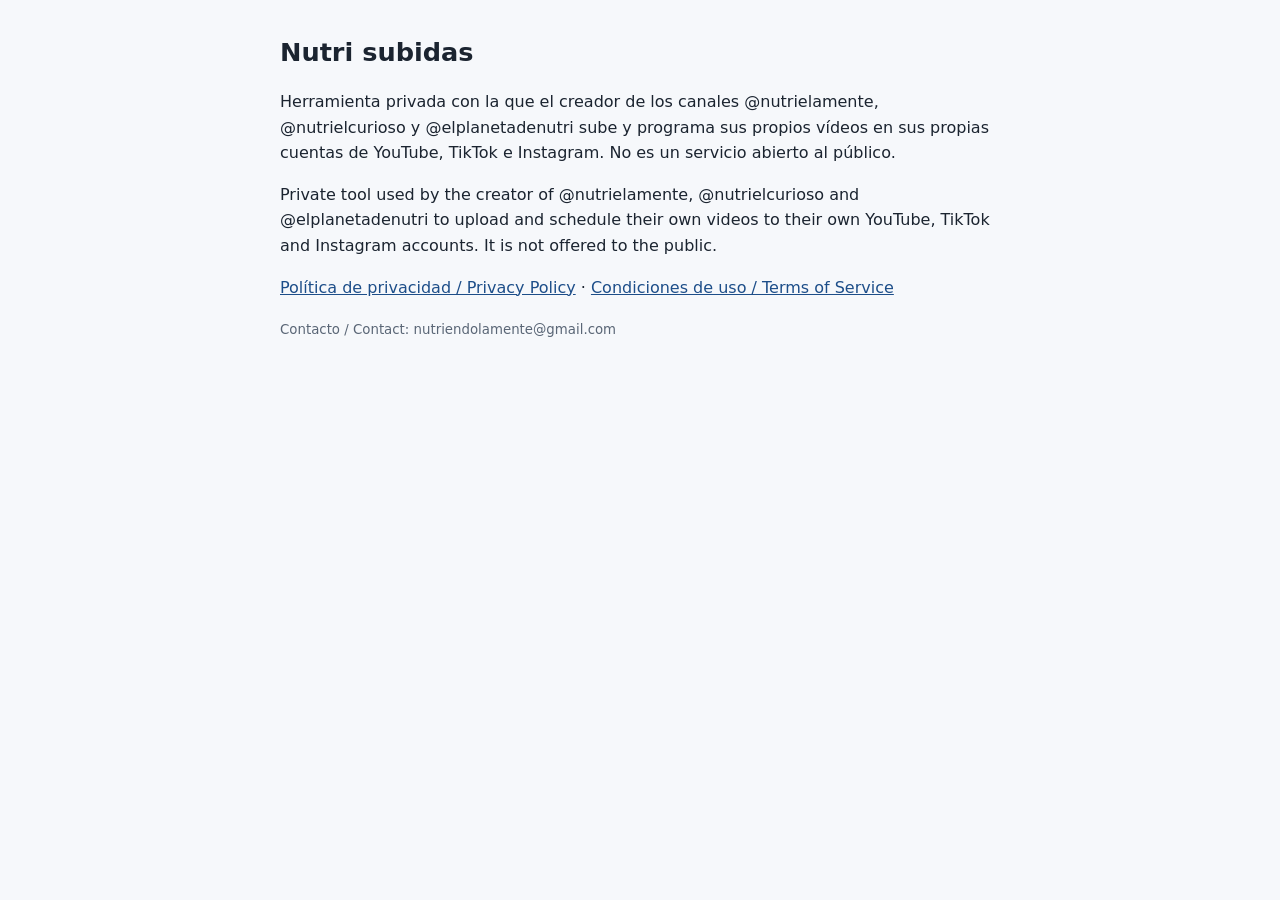
<file: index.html>
<!doctype html><html lang="es"><head><meta charset="utf-8"><meta name="viewport" content="width=device-width,initial-scale=1"><title>Nutri subidas</title><link rel="stylesheet" href="/estilo.css"></head>
<body><main><h1>Nutri subidas</h1>
<p>Herramienta privada con la que el creador de los canales @nutrielamente, @nutrielcurioso y @elplanetadenutri sube y programa sus propios vídeos en sus propias cuentas de YouTube, TikTok e Instagram. No es un servicio abierto al público.</p>
<p>Private tool used by the creator of @nutrielamente, @nutrielcurioso and @elplanetadenutri to upload and schedule their own videos to their own YouTube, TikTok and Instagram accounts. It is not offered to the public.</p>
<p><a href="/privacidad/">Política de privacidad / Privacy Policy</a> · <a href="/condiciones/">Condiciones de uso / Terms of Service</a></p>
<p><small>Contacto / Contact: nutriendolamente@gmail.com</small></p></main></body></html>
</file>
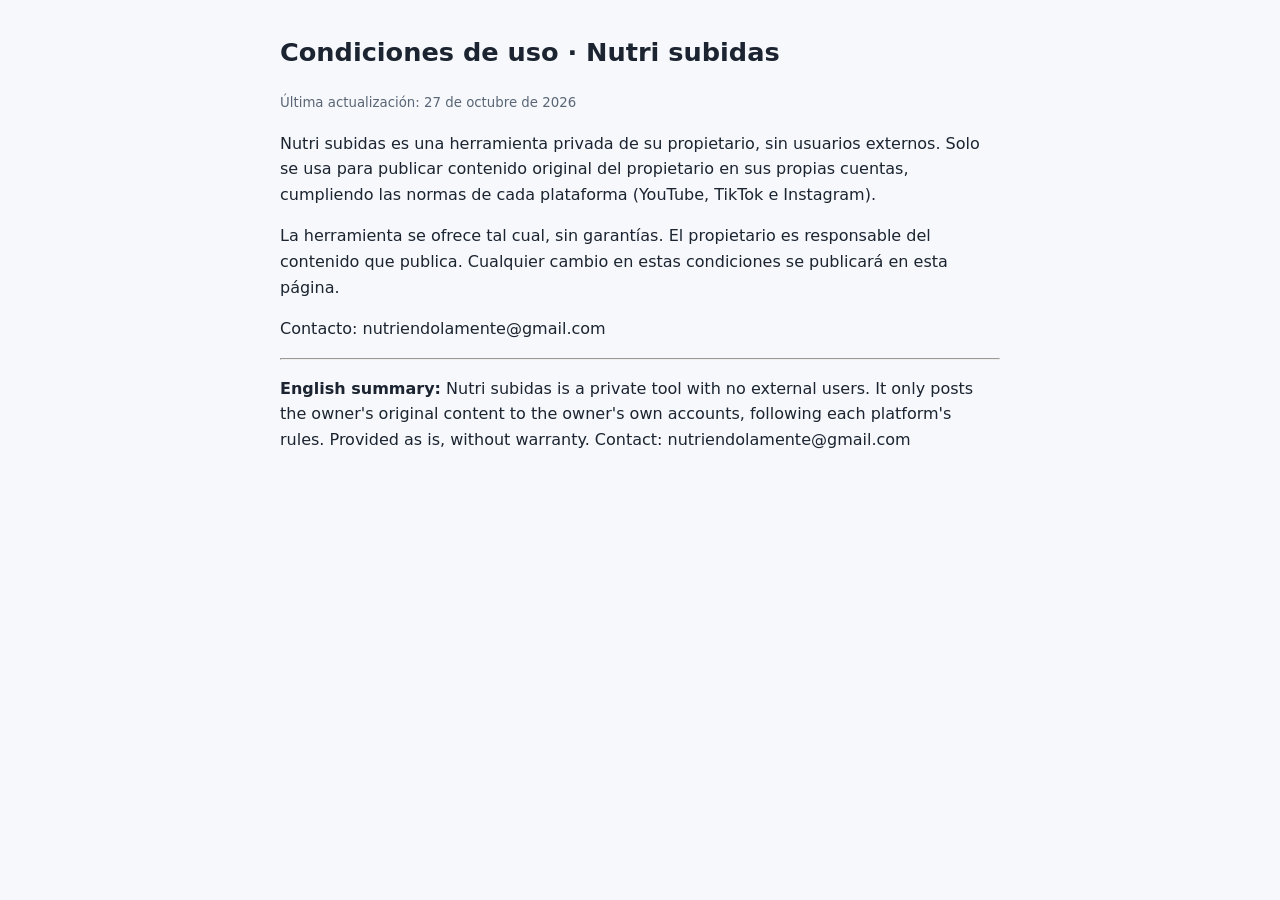
<file: condiciones/index.html>
<!doctype html><html lang="es"><head><meta charset="utf-8"><meta name="viewport" content="width=device-width,initial-scale=1"><title>Condiciones de uso</title><link rel="stylesheet" href="/estilo.css"></head>
<body><main><h1>Condiciones de uso · Nutri subidas</h1><p><small>Última actualización: 27 de octubre de 2026</small></p>
<p>Nutri subidas es una herramienta privada de su propietario, sin usuarios externos. Solo se usa para publicar contenido original del propietario en sus propias cuentas, cumpliendo las normas de cada plataforma (YouTube, TikTok e Instagram).</p>
<p>La herramienta se ofrece tal cual, sin garantías. El propietario es responsable del contenido que publica. Cualquier cambio en estas condiciones se publicará en esta página.</p>
<p>Contacto: nutriendolamente@gmail.com</p>
<hr><p><b>English summary:</b> Nutri subidas is a private tool with no external users. It only posts the owner's original content to the owner's own accounts, following each platform's rules. Provided as is, without warranty. Contact: nutriendolamente@gmail.com</p>
</main></body></html>
</file>
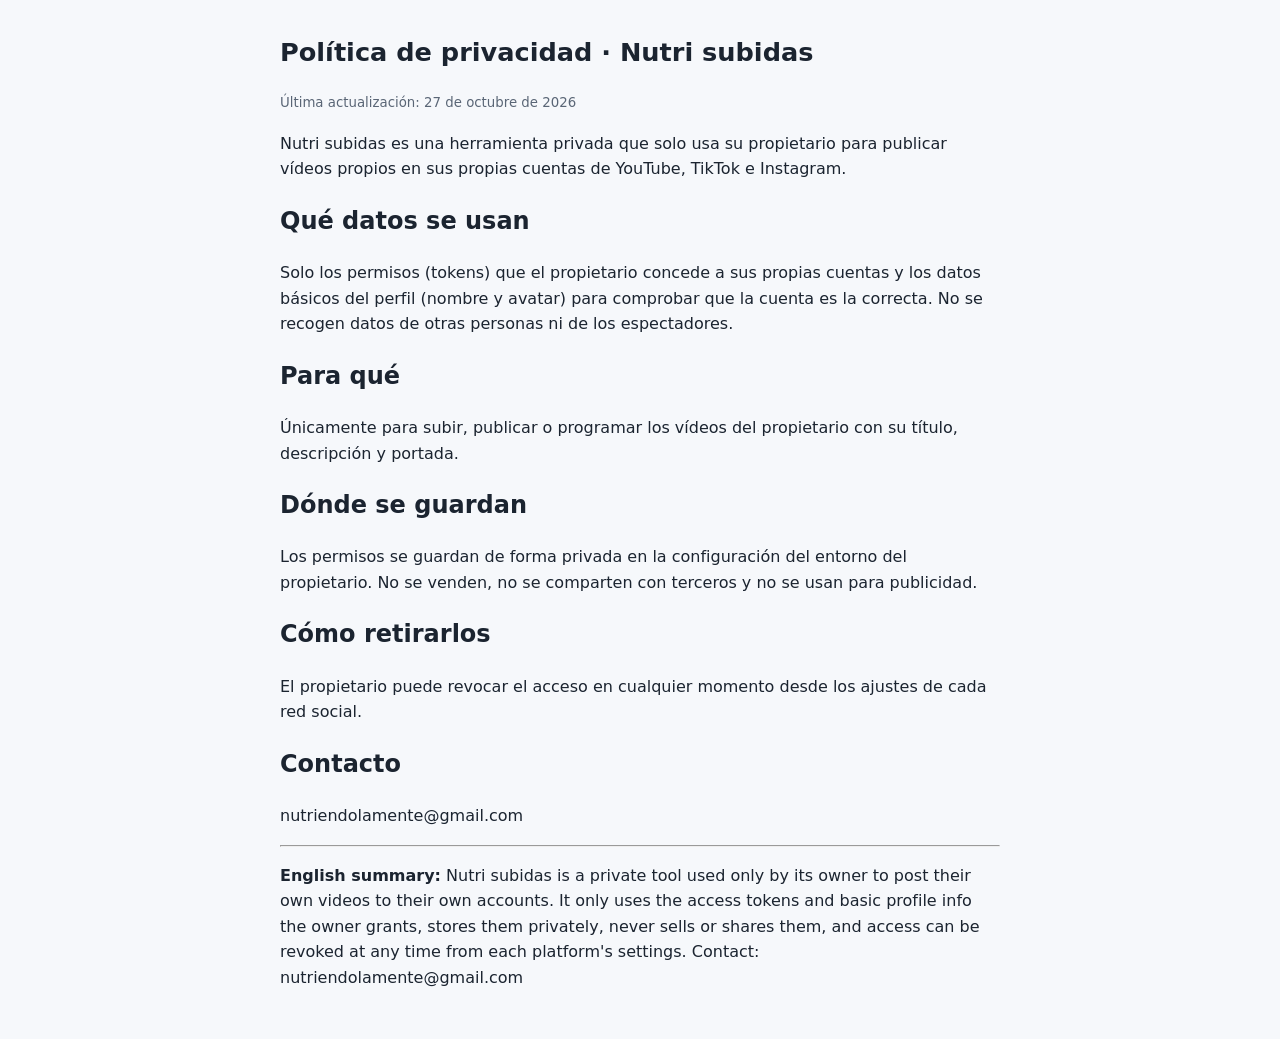
<file: privacidad/index.html>
<!doctype html><html lang="es"><head><meta charset="utf-8"><meta name="viewport" content="width=device-width,initial-scale=1"><title>Política de privacidad</title><link rel="stylesheet" href="/estilo.css"></head>
<body><main><h1>Política de privacidad · Nutri subidas</h1><p><small>Última actualización: 27 de octubre de 2026</small></p>
<p>Nutri subidas es una herramienta privada que solo usa su propietario para publicar vídeos propios en sus propias cuentas de YouTube, TikTok e Instagram.</p>
<h2>Qué datos se usan</h2><p>Solo los permisos (tokens) que el propietario concede a sus propias cuentas y los datos básicos del perfil (nombre y avatar) para comprobar que la cuenta es la correcta. No se recogen datos de otras personas ni de los espectadores.</p>
<h2>Para qué</h2><p>Únicamente para subir, publicar o programar los vídeos del propietario con su título, descripción y portada.</p>
<h2>Dónde se guardan</h2><p>Los permisos se guardan de forma privada en la configuración del entorno del propietario. No se venden, no se comparten con terceros y no se usan para publicidad.</p>
<h2>Cómo retirarlos</h2><p>El propietario puede revocar el acceso en cualquier momento desde los ajustes de cada red social.</p>
<h2>Contacto</h2><p>nutriendolamente@gmail.com</p>
<hr><p><b>English summary:</b> Nutri subidas is a private tool used only by its owner to post their own videos to their own accounts. It only uses the access tokens and basic profile info the owner grants, stores them privately, never sells or shares them, and access can be revoked at any time from each platform's settings. Contact: nutriendolamente@gmail.com</p>
</main></body></html>
</file>
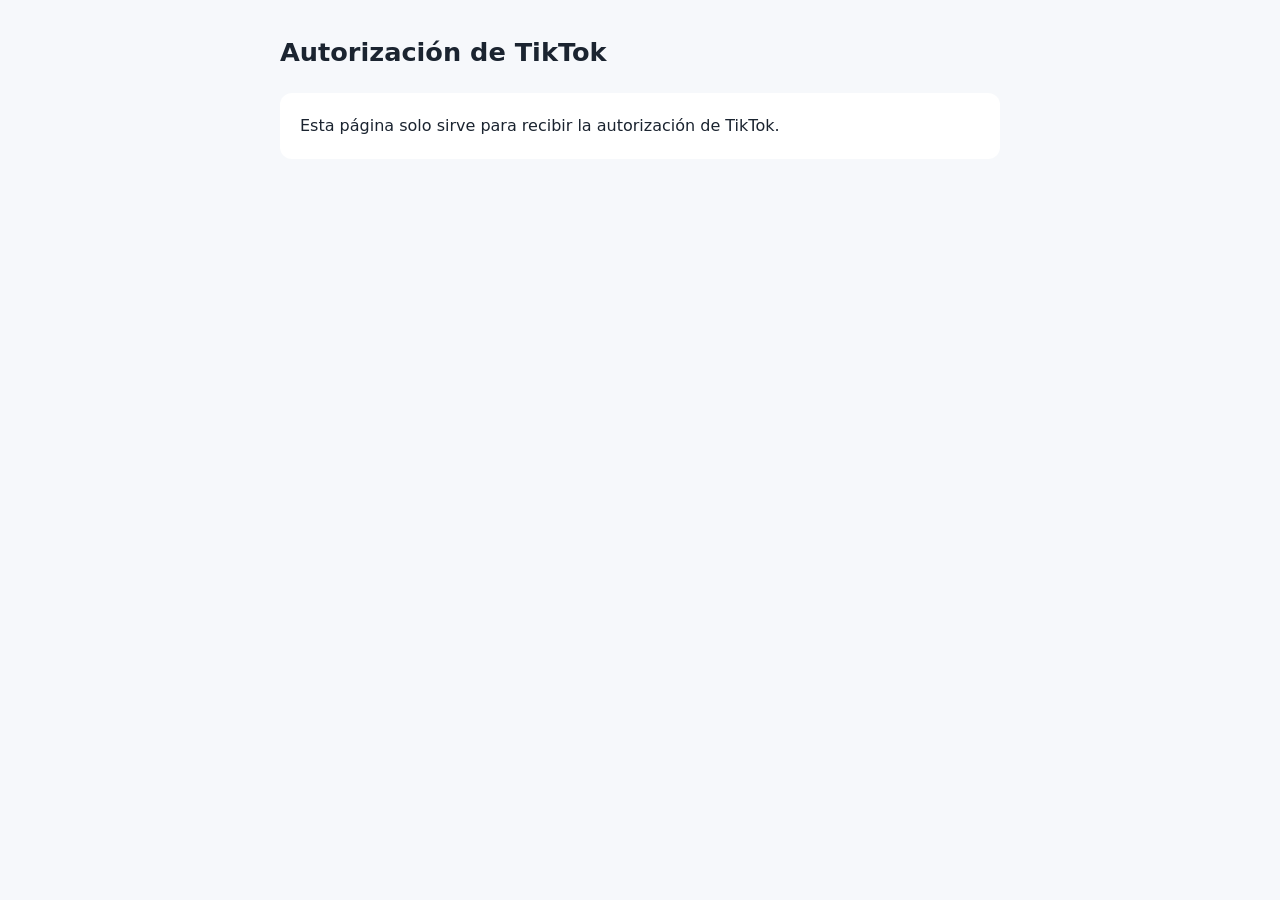
<file: tiktok/index.html>
<!doctype html><html lang="es"><head><meta charset="utf-8"><meta name="viewport" content="width=device-width,initial-scale=1"><title>Autorización de TikTok</title><link rel="stylesheet" href="/estilo.css"></head>
<body><main><h1>Autorización de TikTok</h1><div id="r" class="caja">Cargando…</div>
<script>
var p=new URLSearchParams(location.search),c=p.get("code"),e=p.get("error"),s=p.get("state")||"",r=document.getElementById("r");
if(c){r.innerHTML="<p>✅ Cuenta autorizada. Copia este código de un solo uso (caduca en pocos minutos) y pégalo en el chat:</p><p><code></code></p>";r.querySelector("code").textContent=s+" "+c;}
else if(e){r.textContent="❌ No se ha autorizado: "+e+" "+(p.get("error_description")||"");}
else{r.textContent="Esta página solo sirve para recibir la autorización de TikTok.";}
</script></main></body></html>
</file>
<file: estilo.css>
:root{color-scheme:light dark;--fondo:#f6f8fb;--texto:#1b2430;--suave:#5a6676;--acento:#1d4e89;--caja:#fff}
@media (prefers-color-scheme:dark){:root{--fondo:#11161d;--texto:#e7ecf2;--suave:#a3afbd;--acento:#7fb2ff;--caja:#1a212b}}
body{margin:0;background:var(--fondo);color:var(--texto);font:16px/1.6 system-ui,sans-serif}
main{max-width:720px;margin:0 auto;padding:32px 16px}
h1{font-size:1.6rem;margin:0 0 8px}a{color:var(--acento)}small{color:var(--suave)}
.caja{background:var(--caja);border-radius:12px;padding:20px;margin:20px 0;word-break:break-all}
code{font-size:1.25rem}
</file>
